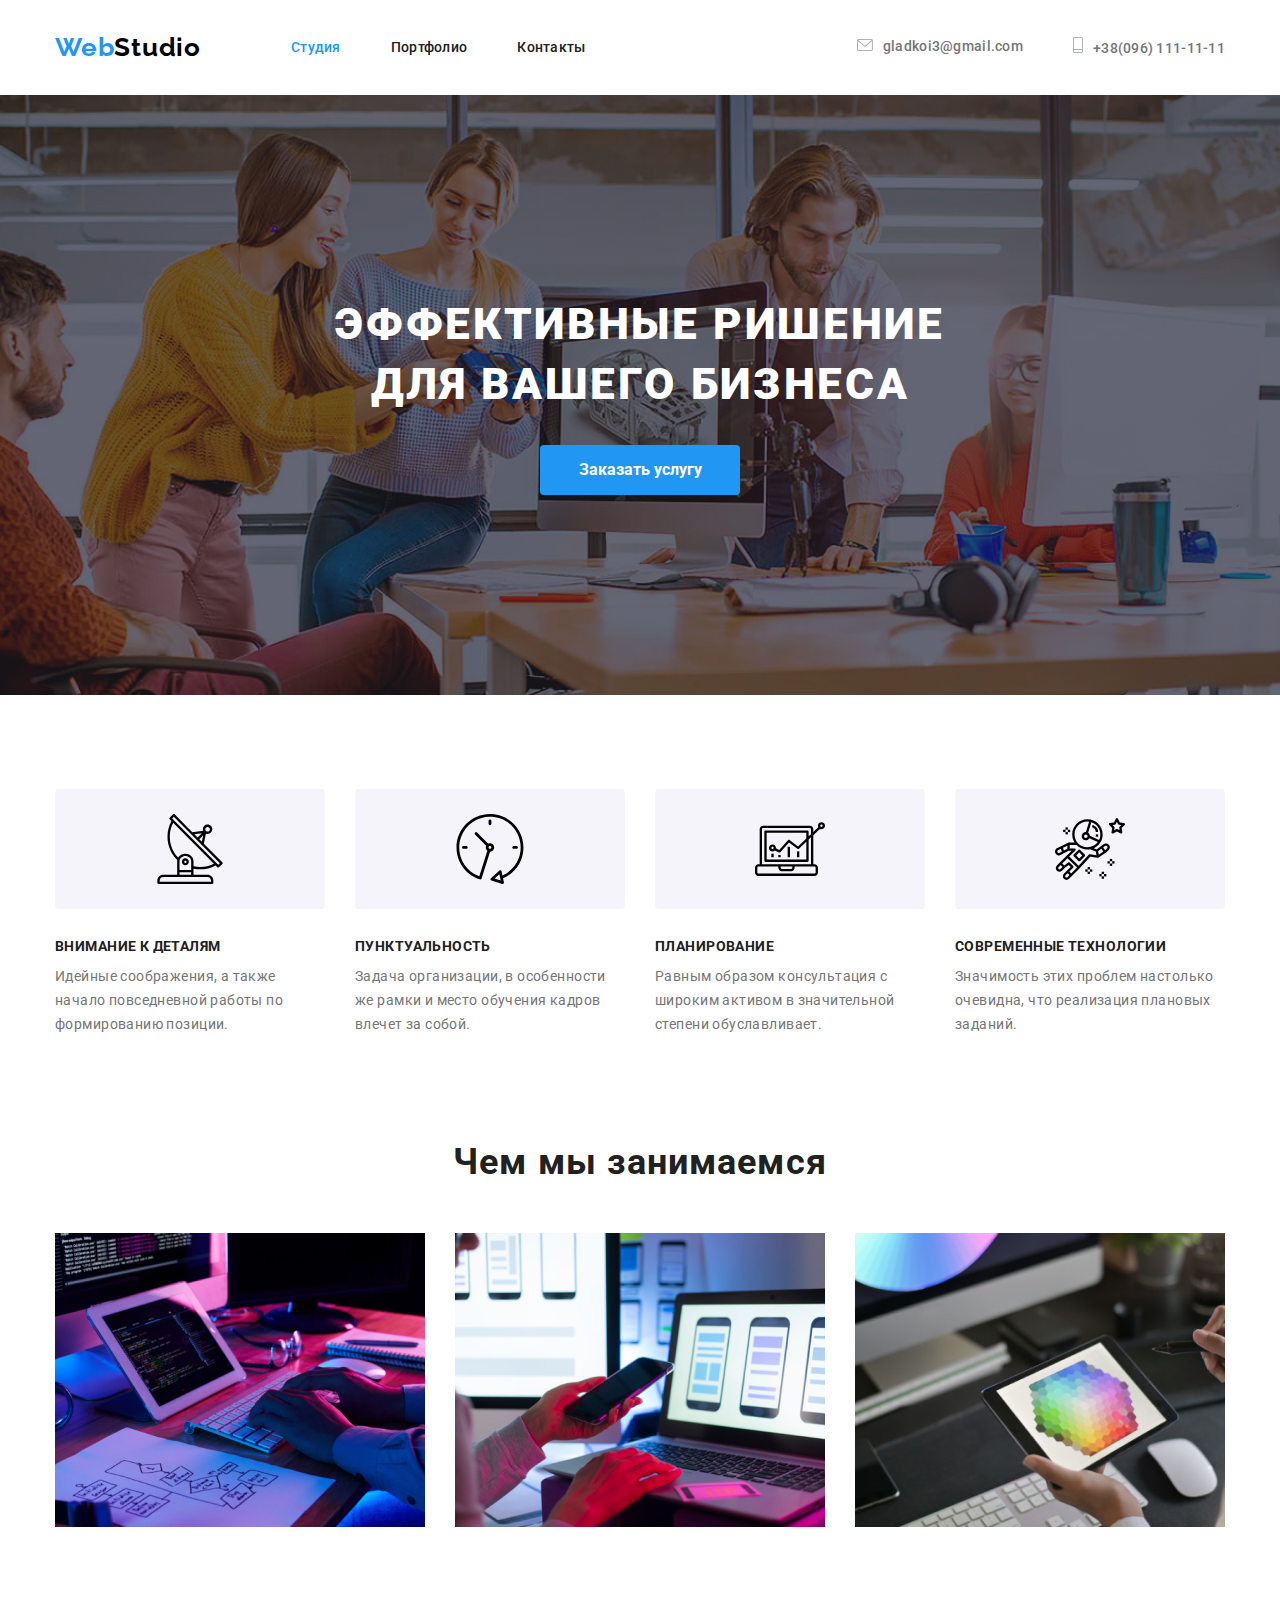
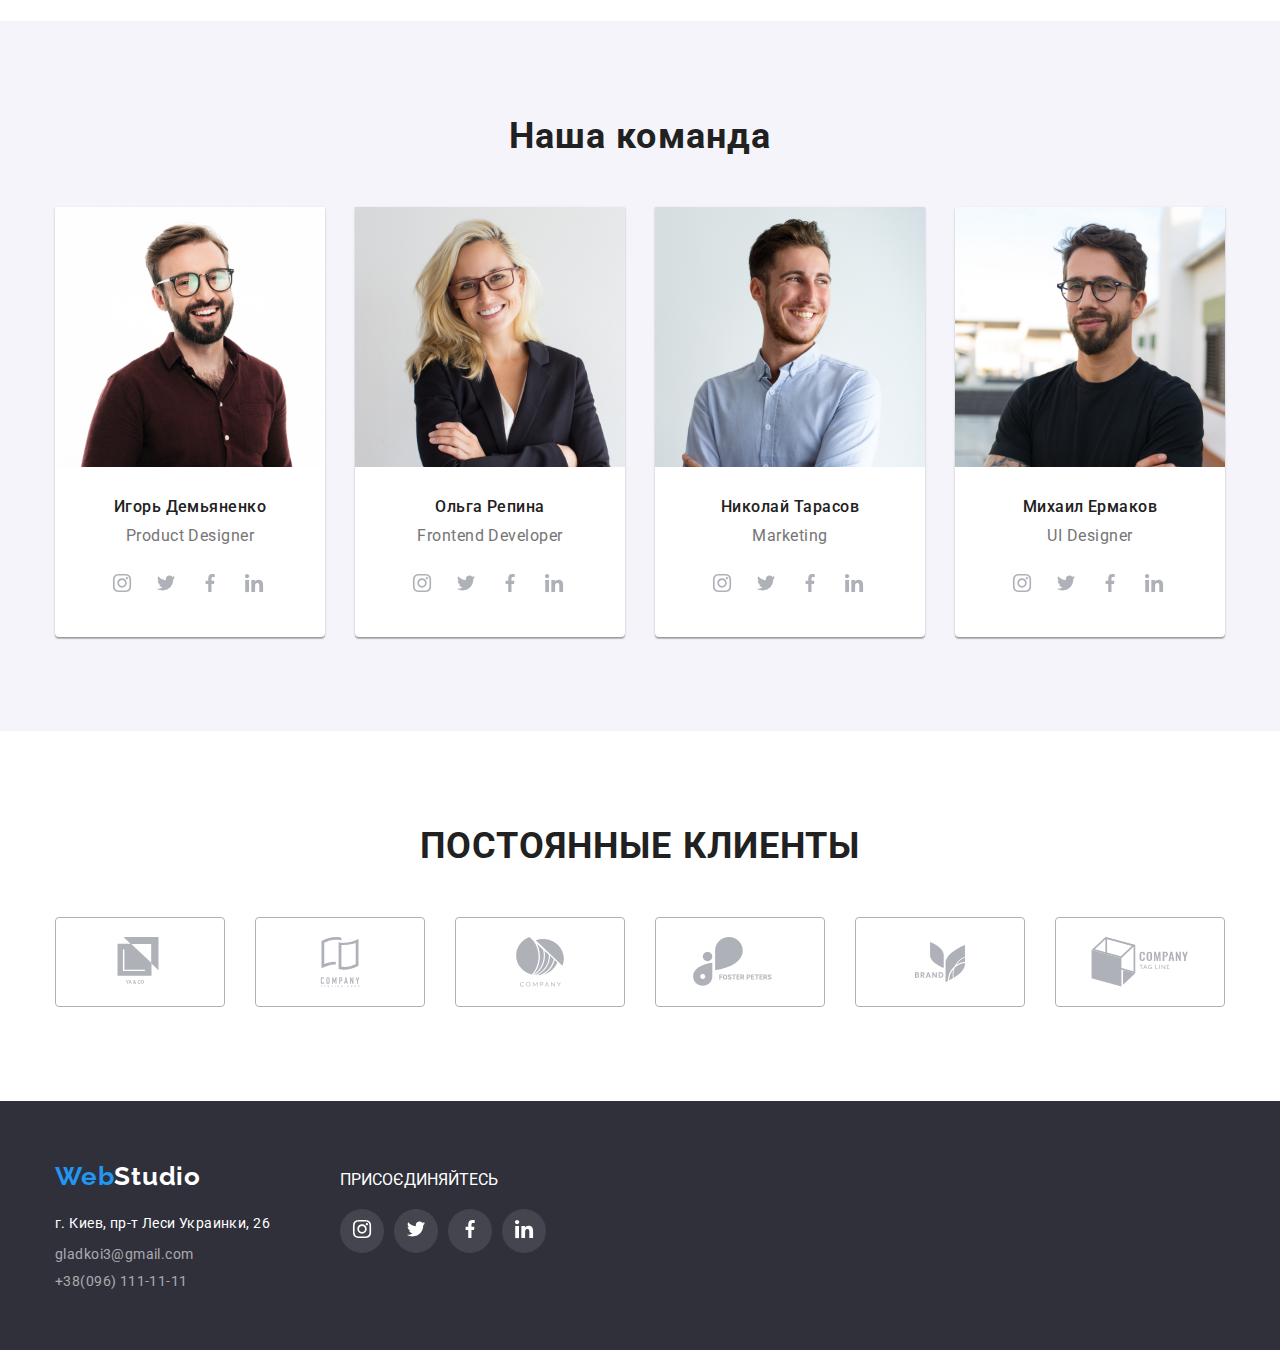
<file: index.html>
<!DOCTYPE html>
<html lang="ru">
  <head>
    <!-- Служебная информация -->
    <meta charset="utf-8" />
    <title>ДЗ по первому</title>
    <link rel="preconnect" href="https://fonts.gstatic.com" />
    <link
      href="https://fonts.googleapis.com/css2?family=Raleway:wght@700&family=Roboto:wght@400;500;700;900&display=swap"
      rel="stylesheet"
    />
    <link
      rel="stylesheet"
      href="https://cdnjs.cloudflare.com/ajax/libs/modern-normalize/1.0.0/modern-normalize.min.css"
    />
    <link rel="stylesheet" href="./css/css.css" />
  </head>

  <body>
    <!---Шапка -->
    <header class="header">
      <div class="container">
        <nav class="navigation">
          <a href="" class="logo"
            ><span class="logo-accent">Web</span
            ><span class="logo-studio">Studio</span>
          </a>

          <ul class="site-nav list">
            <li class="navigation-menu">
              <a href="./index.html" class="link current">Студия</a>
            </li>
            <li class="navigation-menu">
              <a href="./portfolio.html" class="link">Портфолио</a>
            </li>
            <li class="navigation-menu">
              <a href="" class="link">Контакты</a>
            </li>
          </ul>
        </nav>
        <ul class="contacts list">
          <!-- Ссылка на адрес электронной почты  -->
          <li class="navigation-item">
            <a href="mailto:gladkoi3@gmail.com" class="link mail">
              <svg class="mail-icon">
                <use href="./svg/sprite.svg#senvelope"></use></svg>gladkoi3@gmail.com</a>
          </li>
          <!-- Ссылка на телефонный номер -->
          <li class="navigation-item">
            <a href="tel:+380961111111" class="link tel"
              ><svg class="tel-icon">
                <use href="./svg/sprite.svg#smartphone"></use></svg >+38(096) 111-11-11</a>
          </li>
        </ul>
      </div>
    </header>
    <!--Решение бизнеса -->
    <main>
      <!-- Герой -->

      <section class="hero">
        <div class="container">
          <h1 class="hero-title">ЭФФЕКТИВНЫЕ РИШЕНИЕ<br> ДЛЯ ВАШЕГО БИЗНЕСА</h1>
          <a href="" class="button current">Заказать услугу</a>
        </div>
      </section>

      <!-- Преимущества(advantages) -->

      <section class="section advant">
        <div class="container">
          <h2 class="section-title visually-hidden">Методология работы</h2>

          <ul class="advantages list">
            <div class="advantages-list-wraper">
              <li class="advantages-item">
                <svg class="advantages-item-icon">
                  <use href="./svg/sprite.svg#antenna"></use>
                </svg>
                <h3 class="title">ВНИМАНИЕ К ДЕТАЛЯМ</h3>

                <p class="text">
                  Идейные соображения, а также начало повседневной работы по
                  формированию позиции.
                </p>
              </li>
              <li class="advantages-item">
                <svg class="advantages-item-icon">
                  <use href="./svg/sprite.svg#clock"></use>
                </svg>

                <h3 class="title">ПУНКТУАЛЬНОСТЬ</h3>
                <p class="text">
                  Задача организации, в особенности же рамки и место обучения
                  кадров влечет за собой.
                </p>
              </li>
              <li class="advantages-item">
                <svg class="advantages-item-icon">
                  <use href="./svg/sprite.svg#diagram"></use>
                </svg>
                <h3 class="title">ПЛАНИРОВАНИЕ</h3>
                <p class="text">
                  Равным образом консультация с широким активом в значительной
                  степени обуславливает.
                </p>
              </li>
              <li class="advantages-item">
                <svg class="advantages-item-icon">
                  <use href="./svg/sprite.svg#astronaut"></use>
                </svg>
                <h3 class="title">СОВРЕМЕННЫЕ ТЕХНОЛОГИИ</h3>
                <p class="text">
                  Значимость этих проблем настолько очевидна, что реализация
                  плановых заданий.
                </p>
              </li>
            </div>
          </ul>
        </div>
      </section>

      <!--- Чем занимаемся -->

      <section class="section work">
        <div class="container">
          <h2 class="section-title">Чем мы занимаемся</h2>
          <ul class="work-list list">
            <li class="page">
              <a href=""></a>
              <img src="./img/1.png" alt="" width="370" height="294" />
            </li>
            <li class="page">
              <a href=""></a>
              <img src="./img/2.png" alt="" width="370" height="294" />
            </li>
            <li class="page">
              <a href=""></a>
              <img src="./img/3.png" alt="" width="370" height="294" />
            </li>
          </ul>
        </div>
      </section>

      <!-- Команда -->

      <section class="section team-items">
        <div class="container">
          <h2 class="section-title">Наша команда</h2>

          <ul class="team list">
            <li class="team-item">
              <img src="./img/Igor.jpg" alt="" width="270" height="260" />
              <div class="team-description">
                <h3 class="title">Игорь Демьяненко</h3>
                <p class="text"><span lang="en"> Product Designer</span></p>
                <ul class="social-list list">
                  <li class="social-list-item">
                    <a class="social-link-item" href="">
                      <svg class="social-list-icon">
                        <use href="./svg/sprite.svg#instagram"></use>
                      </svg>
                    </a>
                  </li>
                  <li class="social-list-item">
                    <a class="social-link-item" href="">
                      <svg class="social-list-icon">
                        <use href="./svg/sprite.svg#twitter"></use>
                      </svg>
                    </a>
                  </li>
                  <li class="social-list-item">
                    <a class="social-link-item" href="">
                      <svg class="social-list-icon">
                        <use href="./svg/sprite.svg#facebook"></use>
                      </svg>
                    </a>
                  </li>
                  <li class="social-list-item">
                    <a class="social-link-item" href="">
                      <svg class="social-list-icon">
                        <use href="./svg/sprite.svg#in"></use>
                      </svg>
                    </a>
                  </li>
                </ul>
              </div>
            </li>

            <li class="team-item">
              <img src="./img/Olga.jpg" alt="" width="270" height="260" />
              <div class="team-description">
                <h3 class="title">Ольга Репина</h3>
                <p class="text"><span lang="en">Frontend Developer</span></p>
                <ul class="social-list list">
                  <li class="social-list-item">
                    <a class="social-link-item" href="">
                      <svg class="social-list-icon">
                        <use href="./svg/sprite.svg#instagram"></use>
                      </svg>
                    </a>
                  </li>
                  <li class="social-list-item">
                    <a class="social-link-item" href="">
                      <svg class="social-list-icon">
                        <use href="./svg/sprite.svg#twitter"></use>
                      </svg>
                    </a>
                  </li>
                  <li class="social-list-item">
                    <a class="social-link-item" href="">
                      <svg class="social-list-icon">
                        <use href="./svg/sprite.svg#facebook"></use>
                      </svg>
                    </a>
                  </li>
                  <li class="social-list-item">
                    <a class="social-link-item" href="">
                      <svg class="social-list-icon">
                        <use href="./svg/sprite.svg#in"></use>
                      </svg>
                    </a>
                  </li>
                </ul>
              </div>
            </li>

            <li class="team-item">
              <img src="./img/Nikolai.jpg" alt="" width="270" height="260" />
              <div class="team-description">
                <h3 class="title">Николай Тарасов</h3>
                <p class="text"><span lang="en">Marketing</span></p>
                <ul class="social-list list">
                  <li class="social-list-item">
                    <a class="social-link-item" href="">
                      <svg class="social-list-icon">
                        <use href="./svg/sprite.svg#instagram"></use>
                      </svg>
                    </a>
                  </li>
                  <li class="social-list-item">
                    <a class="social-link-item" href="">
                      <svg class="social-list-icon">
                        <use href="./svg/sprite.svg#twitter"></use>
                      </svg>
                    </a>
                  </li>
                  <li class="social-list-item">
                    <a class="social-link-item" href="">
                      <svg class="social-list-icon">
                        <use href="./svg/sprite.svg#facebook"></use>
                      </svg>
                    </a>
                  </li>
                  <li class="social-list-item">
                    <a class="social-link-item" href="">
                      <svg class="social-list-icon">
                        <use href="./svg/sprite.svg#in"></use>
                      </svg>
                    </a>
                  </li>
                </ul>
              </div>
            </li>

            <li class="team-item">
              <img src="./img/Michail.jpg" alt="" width="270" height="260" />
              <div class="team-description">
                <h3 class="title">Михаил Ермаков</h3>
                <p class="text"><span lang="en">UI Designer</span></p>
                <ul class="social-list list">
                  <li class="social-list-item">
                    <a class="social-link-item" href="">
                      <svg class="social-list-icon">
                        <use href="./svg/sprite.svg#instagram"></use>
                      </svg>
                    </a>
                  </li>
                  <li class="social-list-item">
                    <a class="social-link-item" href="">
                      <svg class="social-list-icon">
                        <use href="./svg/sprite.svg#twitter"></use>
                      </svg>
                    </a>
                  </li>
                  <li class="social-list-item">
                    <a class="social-link-item" href="">
                      <svg class="social-list-icon">
                        <use href="./svg/sprite.svg#facebook"></use>
                      </svg>
                    </a>
                  </li>
                  <li class="social-list-item">
                    <a class="social-link-item" href="">
                      <svg class="social-list-icon">
                        <use href="./svg/sprite.svg#in"></use>
                      </svg>
                    </a>
                  </li>
                </ul>
              </div>
            </li>
          </ul>
        </div>
      </section>

      <section class="section-client-items">
        <div class="container">
          <h2 class="section-title">ПОСТОЯННЫЕ КЛИЕНТЫ</h2>
          <ul class="client list">
            <li class="client-item">
              <a class="client-item-link" href="">
                <svg class="client-item-icon">
                  <use href="./svg/sprite.svg#logo1"></use>
                </svg>
              </a>
            </li>
            <li class="client-item">
              <a class="client-item-link" href="">
                <svg class="client-item-icon">
                  <use href="./svg/sprite.svg#logo2"></use>
                </svg>
              </a>
            </li>
            <li class="client-item">
              <a class="client-item-link" href="">
                <svg class="client-item-icon">
                  <use href="./svg/sprite.svg#logo3"></use>
                </svg>
              </a>
            </li>
            <li class="client-item">
              <a class="client-item-link" href="">
                <svg class="client-item-icon">
                  <use href="./svg/sprite.svg#logo4"></use>
                </svg>
              </a>
            </li>
            <li class="client-item">
              <a class="client-item-link" href="">
                <svg class="client-item-icon">
                  <use href="./svg/sprite.svg#logo5"></use>
                </svg>
              </a>
            </li>
            <li class="client-item">
              <a class="client-item-link" href="">
                <svg class="client-item-icon">
                  <use href="./svg/sprite.svg#logo6"></use>
                </svg>
              </a>
            </li>
          </ul>
        </div>
      </section>
    </main>
    <!--Подвал-->

    <footer class="footer">
      <div class="container">
        <div class="addres-container">
          <a href="" class="logo"
            ><span class="logo-accent">Web</span
            ><span class="logo-white">Studio</span>
          </a>
          <address class="addres-text">г. Киев, пр-т Леси Украинки, 26</address>
          <ul class="list">
            <!-- Ссылка на адрес электронной почты  -->
            <li class="footer-addres">
              <a href="mailto:gladkoi3@gmail.com " class="link"
                >gladkoi3@gmail.com</a
              >
            </li>
            <!-- Ссылка на телефонный номер -->
            <li class="footer-addres">
              <a href="tel:+380961111111" class="link">+38(096) 111-11-11</a>
            </li>
          </ul>
        </div>
        <div class="footer-social">
          <p class="footer-text">ПРИСОЄДИНЯЙТЕСЬ</p>
          <ul class="footer-social-items list">
            <li class="footer-social-item">
              <a class="footer-social-link" href="">
                <svg class="footer-social-icon">
                  <use href="./svg/sprite.svg#instagram"></use>
                </svg>
              </a>
            </li>
            <li class="footer-social-item">
              <a class="footer-social-link" href="">
                <svg class="footer-social-icon">
                  <use href="./svg/sprite.svg#twitter"></use>
                </svg>
              </a>
            </li>
            <li class="footer-social-item">
              <a class="footer-social-link" href="">
                <svg class="footer-social-icon">
                  <use href="./svg/sprite.svg#facebook"></use>
                </svg>
              </a>
            </li>
            <li class="footer-social-item">
              <a class="footer-social-link" href="">
                <svg class="footer-social-icon">
                  <use href="./svg/sprite.svg#in"></use>
                </svg>
              </a>
            </li>
          </ul>
        </div>
      </div>
    </footer>
  </body>
</html>
</file>
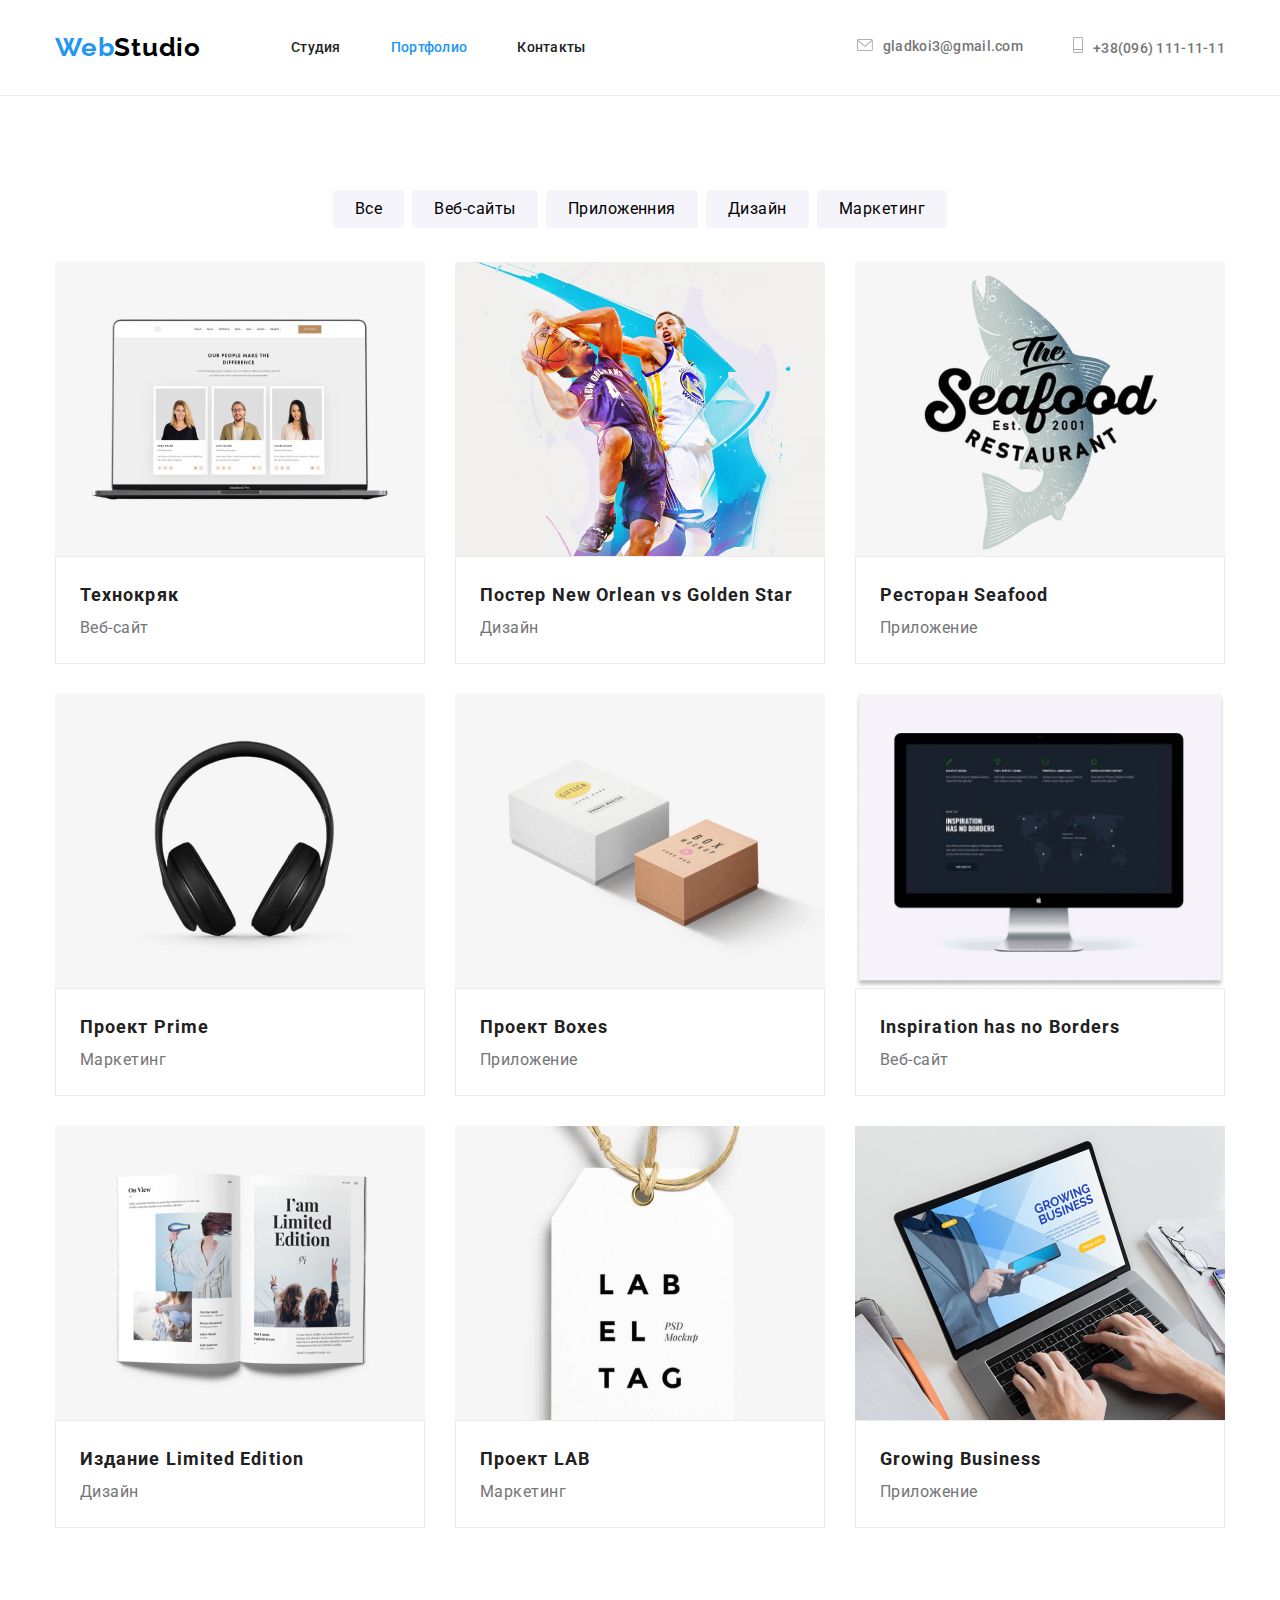
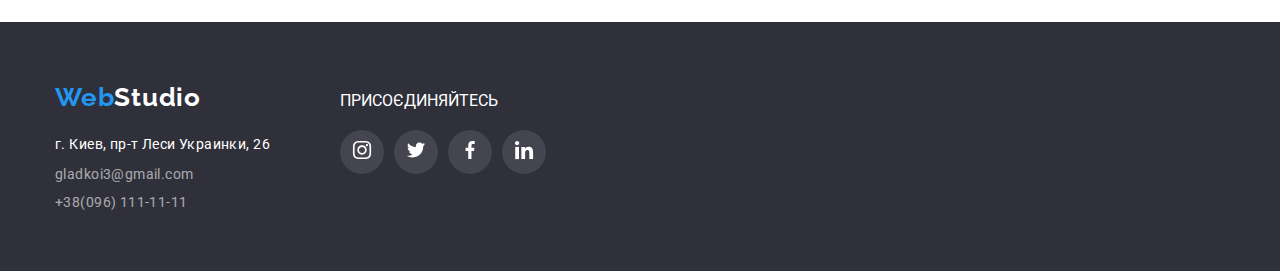
<file: portfolio.html>
<!DOCTYPE html>
<html lang="ru">
  <head>
    <!-- Служебная информация -->
    <meta charset="utf-8" />
    <title>Portfolio</title>
    <link rel="preconnect" href="https://fonts.gstatic.com" />
    <link
      href="https://fonts.googleapis.com/css2?family=Raleway:wght@700&family=Roboto:wght@400;500;700;900&display=swap"
      rel="stylesheet"
    />
    <link
      rel="stylesheet"
      href="https://cdnjs.cloudflare.com/ajax/libs/modern-normalize/1.0.0/modern-normalize.min.css"
    />
    <link rel="stylesheet" href="./css/css.css" />
  </head>

  <body>
    <!---Шапка -->
    <header class="header header-portfolio">
      <div class="container">
        <nav class="navigation">
          <a href="" class="logo"
            ><span class="logo-accent">Web</span
            ><span class="logo-studio">Studio</span>
          </a>

            <ul class="site-nav list">
            <li class="navigation-menu">
              <a href="./index.html" class="link ">Студия</a>
            </li>
            <li class="navigation-menu">
              <a href="./portfolio.html" class="link current">Портфолио</a>
            </li>
            <li class="navigation-menu">
              <a href="" class="link">Контакты</a>
            </li>
          </ul>
        </nav>
        <ul class="contacts list">
          <!-- Ссылка на адрес электронной почты  -->
          <li class="navigation-item">
            <a href="mailto:gladkoi3@gmail.com" class="link mail">
              <svg class="mail-icon">
                <use href="./svg/sprite.svg#senvelope"></use></svg>gladkoi3@gmail.com</a>
          </li>
          <!-- Ссылка на телефонный номер -->
          <li class="navigation-item">
            <a href="tel:+380961111111" class="link tel"
              ><svg class="tel-icon">
                <use href="./svg/sprite.svg#smartphone"></use></svg >+38(096) 111-11-11</a>
          </li>
        </ul>
      </div>
    </header>
    <main>
      <!-- Filters -->

      <section class="section-main-portfolio">
        <div class="container">
          <ul class="items-button list">
            <li class="item-button">
              <button type="button" class="filter current">Все</button>
            </li>
            <li class="item-button">
              <button type="button" class="filter">Веб-сайты</button>
            </li>
            <li class="item-button">
              <button type="button" class="filter">Приложенния</button>
            </li>
            <li class="item-button">
              <button type="button" class="filter">Дизайн</button>
            </li>
            <li class="item-button">
              <button type="button" class="filter">Маркетинг</button>
            </li>
          </ul>

          <!-- Project -->

          <h1 class="visually-hidden">Проекты</h1>

          <ul class="list project">
            <li class="project-item">
              <a href="" class="project-link">
                <img
                  src="./portfolio-img/img.jpg"
                  alt="Веб-сайт"
                  width="370"
                  height="294"
                />
                <div class="content">
                  <h2 class="title-name">Технокряк</h2>
                  <p class="project-text">Веб-сайт</p>
                </div>
              </a>
            </li>

            <li class="project-item">
              <a href="" class="project-link">
                <img
                  src="./portfolio-img/img1.jpg"
                  alt="Дизайн"
                  width="370"
                  height="294"
                />
                <div class="content">
                  <h2 class="title-name">Постер New Orlean vs Golden Star</h2>
                  <p class="project-text">Дизайн</p>
                </div>
              </a>
            </li>

            <li class="project-item">
              <a href="" class="project-link">
                <img
                  src="./portfolio-img/img2.jpg"
                  alt="Приложение"
                  width="370"
                  height="294"
                />
                <div class="content">
                  <h2 class="title-name">Ресторан Seafood</h2>
                  <p class="project-text">Приложение</p>
                </div>
              </a>
            </li>

            <li class="project-item">
              <a href="" class="project-link">
                <img
                  src="./portfolio-img/img3.jpg"
                  alt="Маркетинг"
                  width="370"
                  height="294"
                />
                <div class="content">
                  <h2 class="title-name">Проект Prime</h2>
                  <p class="project-text">Маркетинг</p>
                </div>
              </a>
            </li>

            <li class="project-item">
              <a href="" class="project-link">
                <img
                  src="./portfolio-img/img4.jpg"
                  alt="Приложение"
                  width="370"
                  height="294"
                />
                <div class="content">
                  <h2 class="title-name">Проект Boxes</h2>
                  <p class="project-text">Приложение</p>
                </div>
              </a>
            </li>

            <li class="project-item">
              <a href="" class="project-link">
                <img
                  src="./portfolio-img/img5.jpg"
                  alt="Веб-сайт"
                  width="370"
                  height="294"
                />
                <div class="content">
                  <h2 lang="en" class="title-name">
                    Inspiration has no Borders
                  </h2>
                  <p class="project-text">Веб-сайт</p>
                </div>
              </a>
            </li>

            <li class="project-item">
              <a href="" class="project-link">
                <img
                  src="./portfolio-img/img6.jpg"
                  alt="Дизайн"
                  width="370"
                  height="294"
                />
                <div class="content">
                  <h2 class="title-name">Издание Limited Edition</h2>
                  <p class="project-text">Дизайн</p>
                </div>
              </a>
            </li>

            <li class="project-item">
              <a href="" class="project-link">
                <img
                  src="./portfolio-img/img7.jpg"
                  alt="Маркетинг"
                  width="370"
                  height="294"
                />
                <div class="content">
                  <h2 class="title-name">Проект LAB</h2>
                  <p class="project-text">Маркетинг</p>
                </div>
              </a>
            </li>

            <li class="project-item">
              <a href="" class="project-link">
                <img
                  src="./portfolio-img/img8.jpg"
                  alt="Приложение"
                  width="370"
                  height="294"
                />
                <div class="content">
                  <h2 lang="en" class="title-name">Growing Business</h2>
                  <p class="project-text">Приложение</p>
                </div>
              </a>
            </li>
          </ul>
        </div>
      </section>
    </main>
    <!--Подвал-->
    <footer class="footer">
      <div class="container">
        <div class="addres-container">
          <a href="" class="logo"
            ><span class="logo-accent">Web</span
            ><span class="logo-white">Studio</span>
          </a>
          <address class="addres-text">г. Киев, пр-т Леси Украинки, 26</address>
          <ul class="list">
            <!-- Ссылка на адрес электронной почты  -->
            <li class="footer-addres">
              <a href="mailto:gladkoi3@gmail.com " class="link"
                >gladkoi3@gmail.com</a
              >
            </li>
            <!-- Ссылка на телефонный номер -->
            <li class="footer-addres">
              <a href="tel:+380961111111" class="link">+38(096) 111-11-11</a>
            </li>
          </ul>
        </div>
        <div class="footer-social">
          <p class="footer-text">ПРИСОЄДИНЯЙТЕСЬ</p>
          <ul class="footer-social-items list">
            <li class="footer-social-item">
              <a class="footer-social-link" href="">
                <svg class="footer-social-icon">
                  <use href="./svg/sprite.svg#instagram"></use>
                </svg>
              </a>
            </li>
            <li class="footer-social-item">
              <a class="footer-social-link" href="">
                <svg class="footer-social-icon">
                  <use href="./svg/sprite.svg#twitter"></use>
                </svg>
              </a>
            </li>
            <li class="footer-social-item">
              <a class="footer-social-link" href="">
                <svg class="footer-social-icon">
                  <use href="./svg/sprite.svg#facebook"></use>
                </svg>
              </a>
            </li>
            <li class="footer-social-item">
              <a class="footer-social-link" href="">
                <svg class="footer-social-icon">
                  <use href="./svg/sprite.svg#in"></use>
                </svg>
              </a>
            </li>
          </ul>
        </div>
      </div>
    </footer>
  </body>
</html>
</file>
<file: css/css.css>
:root {
  --prymary-text-color: #757575;
  --prymary-bg-color: #e5e5e5;
  --minor-bg-color: #f5f4fa;
  --title-text-color: #212121;
  --accent-color: #2196f3;
  --black-text: #000000;
  --white-text: #ffffff;
}

body {
  background-color: #ffffff;
  color: var(--prymary-text-color);
  font-family: Roboto, sans-serif;
}

h1,
h2,
h3,
h4,
h5,
h6 {
  margin: 0;
}

ul,
ol {
  margin: 0;
  padding: 0;
}

p {
  margin: 0;
}

img {
  display: block;
}

/*==================Header============================*/

.container {
  margin: 0 auto;
  padding: 0 15px;
  width: 1200px;
  /*outline: solid tomato;*/
}

.header {
  padding-top: 32px;
  padding-bottom: 32px;
}

.header .container {
  display: flex;
  align-items: center;
}
.header-portfolio {
  border-bottom: 1px solid #ececec;
}
.navigation {
  display: flex;
  align-items: center;
}

.navigation-menu:not(:last-child) {
  margin-right: 50px;
}

.navigation-item:not(:last-child) {
  margin-right: 50px;
}

.navigation-item {
  display: flex;
  justify-content: center;
  align-items: center;
}

.site-nav.list {
  display: flex;
}

.contacts.list {
  display: flex;
  margin-left: auto;
}

.tel-icon{
  align-items: center;
  width: 10px;
  height: 16px;
  margin-right: 10px;
  fill: #afb1b8;

}

.mail-icon {
  align-items: center;
  width: 16px;
  height: 12px;
  margin-right: 10px;
  fill: #afb1b8;
}

/*==================End Header============================*/

.section.advant {
  display: flex;
}
.advantages-list-wraper {
  display: flex;
}

.advantages-item:not(:last-child) {
  padding-right: 30px;
}

.work-list {
  display: flex;
}

.work-list .page {
  padding-right: 30px;
}

.work .section-title {
  padding-bottom: 50px;
}

.section.work {
  padding-bottom: 94px;
}
/* ===========Команда==========*/
.team.list {
  display: flex;
  justify-content: space-between;
}

.team-items {
  padding-top: 94px;
  padding-bottom: 94px;
  background-color: #f5f4fa;
}

.team-items .title {
  margin-top: 30px;
  margin-bottom: 10px;
}

.team-item {
  text-align: center;
  box-shadow: 0px 1px 3px rgba(0, 0, 0, 0.12), 0px 1px 1px rgba(0, 0, 0, 0.14),
    0px 2px 1px rgba(0, 0, 0, 0.2);
  border-radius: 0px 0px 4px 4px;
  background-color: #fff;
}

.team-items .section-title {
  margin-bottom: 50px;
}

.team-description {
  padding-bottom:32px;
}

.social-list {
  display: flex;
  justify-content: center;
}

.social-link-item {
  background-color: var(--white-text);
  justify-content: space-between;
  display: flex;
  align-items: center;
  width: 44px;
  height: 44px;
  border-radius: 50%;
}

.social-link-item:hover {
  background-color: var(--accent-color);
}

.social-link-item:hover .social-list-icon,
.social-link-item:focus .social-list-icon {
  fill: var(--white-text);
}
.social-list-icon {
  fill: #afb1b8;
  width: 40px;
  height: 40px;
}

/* ===========Команда кінець==========*/

/* ===========Клієнти==========*/

.client.list {
  display: flex;
  justify-content: space-between;
  padding-top: 50px;
}

.client-item:hover,
.client-item:focus {
  outline: solid var(--accent-color) 1px;
}
.client-item-icon {
  fill: #afb1b8;
  height: 50px;
}

.client-item-link:hover .client-item-icon,
.client-item-link:focus .client-item-icon {
  fill: var(--accent-color);
}

.section-client-items {
  padding-top: 94px;
  padding-bottom: 94px;
}

.client-item-link {
  display: flex;
  justify-content: center;
  align-items: center;
  width: 170px;
  height: 90px;
  border: solid #afb1b8 1px;
  border-radius: 4px;
}

/* ===========Клієнти кінець==========*/

.addres-text {
  margin-bottom: 9px;
}

.footer-addres:not(:last-child) {
  margin-bottom: 9px;
}

.footer {
  padding-bottom: 60px;
  padding-top: 60px;
}

.list {
  padding: 0px;
  margin: 0px;
  list-style: none;
}
a {
  text-decoration: none;
}
.visually-hidden {
  position: absolute;
  width: 1px;
  height: 1px;
  margin: -1px;
  border: 0;
  padding: 0;

  white-space: nowrap;
  clip-path: inset(100%);
  clip: rect(0 0 0 0);
  overflow: hidden;
}
/*Колір основного тексту: color:#757575; */
/*Колір втооринного тексту:сolor:  #212121;*/
/* Чорний лого:#000000;білий лого:color: #FFFFFF; */
/* Акцент-синій #2196F3;*/
/*Вторичний колір фону: #E5E5E5*/

/*Стилізація лого- logo*/
.header .logo {
  font-family: Raleway, cursive;
  letter-spacing: 0.03em;
  font-weight: bold;
  font-size: 26px;
  line-height: 1.19;
  margin-right: 90px;
}
.footer .logo {
  font-family: Raleway, cursive;
  letter-spacing: 0.03em;
  font-weight: bold;
  font-size: 26px;
  line-height: 1.19;
  display: inline-block;
  margin-bottom: 20px;
}
.logo-accent {
  color: var(--accent-color);
}
.logo-studio {
  color: var(--black-text);
}

/*Стилізація навігації по сайту - nav-site*/
.site-nav .link {
  color: var(--title-text-color);
  font-weight: 500;
  font-size: 14px;
  line-height: 1.14;
  letter-spacing: 0.02em;
}
.site-nav .link:hover,
.site-nav .link:focus {
  color: var(--accent-color);
}
.site-nav .link.current {
  color: var(--accent-color);
}

/*Стилызація навігації адресу - contacts*/
.contacts .link {
  color: var(--prymary-text-color);
  font-weight: 500;
  font-size: 14px;
  line-height: 1.14;
  letter-spacing: 0.02em;

  margin-bottom: 0px;
}
.contacts .link:hover,
.contacts .link:focus {
  color: var(--accent-color);
}

.navigation-item:hover .mail-icon {
  fill: var(--accent-color);
}

/*Hero*/
.hero {
  display: block;
  text-align: center;
  background-repeat: no-repeat;
  
  background-position: center;
  margin: auto;
  max-width: 1600px;
  height: 600px;
  padding-top: 200px;
  padding-bottom: 280px;
  background-image: linear-gradient(
      rgba(47, 48, 58, 0.4),
      rgba(47, 48, 58, 0.4)
    ),
    url(../img/bg.jpg);
}
.hero-title {
  margin-top: 0px;
  margin-bottom: 0px;
  color: var(--white-text);
  font-weight: 900;
  font-size: 44px;
  line-height: 1.36;
  text-align: center;
  letter-spacing: 0.06em;
  margin-bottom: 30px;
}
.hero .button {
  display: inline-block;
  color: var(--white-text);
  background-color: var(--accent-color);
  min-width: 200px;
  font-weight: bold;
  font-size: 16px;
  line-height: 1.87;

  border-radius: 4px;
  padding: 10px 32px;
}
/* Стилізація Преимуществ(advantages)*/
.section-title {
  color: var(--title-text-color);
  font-weight: bold;
  font-size: 36px;
  line-height: 42px;
  text-align: center;
  padding: 0px;
  margin: 0px;
  letter-spacing: 0.03em;
}

.advant {
  padding-top: 94px;
  padding-bottom: 94px;
}
.advantages .title {
  color: var(--title-text-color);
  font-weight: bold;
  font-weight: bold;
  font-size: 14px;
  line-height: 1.14;
  margin-top: 0px;
  margin-bottom: 10px;
  letter-spacing: 0.03em;
}
.advantages .text {
  font-size: 14px;
  line-height: 1.71;
  margin-top: 0px;
  margin-bottom: 10px;
  letter-spacing: 0.03em;
}

.advantages-item-icon {
  display: block;

  width: 270px;
  height: 120px;
  padding: 25px 100px 25px 100px;
  background-color: #f5f4fa;
  margin-bottom: 30px;
  border-radius: 4px;
}

/* team*/
.team .title {
  color: var(--title-text-color);
  font-weight: 500;
  font-size: 16px;
  line-height: 1.19;
  letter-spacing: 0.03em;
}

.team .text {
  font-size: 16px;
  line-height: 1.19;
  letter-spacing: 0.03em;
  margin-bottom: 16px;
}

/* Стилізація підвалу(footer)*/
.footer {
  background-color: #2f303a;
}

.logo-white {
  color: var(--white-text);
}

.addres-text {
  color: var(--white-text);
  font-style: normal;
  font-size: 14px;
  line-height: 1.71;
  letter-spacing: 0.03em;
}

.addres-container {
  margin-right: 70px;
}
.footer .link {
  color: rgba(255, 255, 255, 0.6);
  font-size: 14px;
  line-height: 1.19;
  letter-spacing: 0.03em;
}
.footer-text {
  color: var(--white-text);
}
.footer-social-link {
  display: inline-flex;
  justify-content: center;
  border-radius: 50%;
  width: 44px;
  height: 44px;
  background-color: rgba(255, 255, 255, 0.1);
  margin-right: 10px;
  margin-top: 20px;
}

.footer-social-icon {
  display: flex;
  fill: var(--white-text);
  width: 40px;
  height: 40px;
}

.footer > .container {
  display: flex;
  align-items: baseline;
}

.footer-social-link:hover,
.footer-social-link:focus {
  background-color: var(--accent-color);
}

.footer-social-items {
  display: flex;
}
/* portfolio*/

.filter {
  display: inline-block;
  font-family: inherit;
  font-size: 16px;
  line-height: 1.62;
  letter-spacing: 0.03em;
  padding-left: 22px;
  padding-right: 22px;
  padding-top: 6px;
  padding-bottom: 6px;
  border:solid 0px;
  background-color: #F5F4FA;
  border-radius: 4px;
}

.filter:hover,
.filter:focus{
  background-color:var(--accent-color);
 color: var(--white-text);
}

.title-name {
  color: var(--title-text-color);
  font-size: 18px;
  font-weight: bold;
  line-height: 2;
  letter-spacing: 0.06em;
}
.project-text {
  color: var(--prymary-text-color);
  font-size: 16px;
  line-height: 1.87;
  letter-spacing: 0.03em;
}
.section-main-portfolio {
  padding-top: 94px;
  padding-bottom: 94px;
}

.items-button {
  display: flex;
  justify-content: center;
}

.item-button:not(:last-child) {
  padding-right: 8px;
  margin-bottom: 34px;
}



.project {
  display: flex;
  flex-wrap: wrap;
}

.project-item {
  width: 370px;
  margin-right: 30px;
  margin-bottom: 30px;
}

.project-link {
  display: block;
}

.project-link:hover,
.project-link:focus {
  box-shadow: 0px 1px 1px rgba(0, 0, 0, 0.12), 0px 4px 4px rgba(0, 0, 0, 0.06),
    1px 4px 6px rgba(0, 0, 0, 0.16);
}

.project-item:nth-child(3n) {
  margin-right: 0;
}

.project-item:nth-last-child(-n + 3) {
  margin-bottom: 0px;
}

.content {
  padding-top: 20px;
  padding-bottom: 20px;
  padding-left: 24px;
  padding-right: 24px;
  border: solid 1px #ececec;
}
</file>
